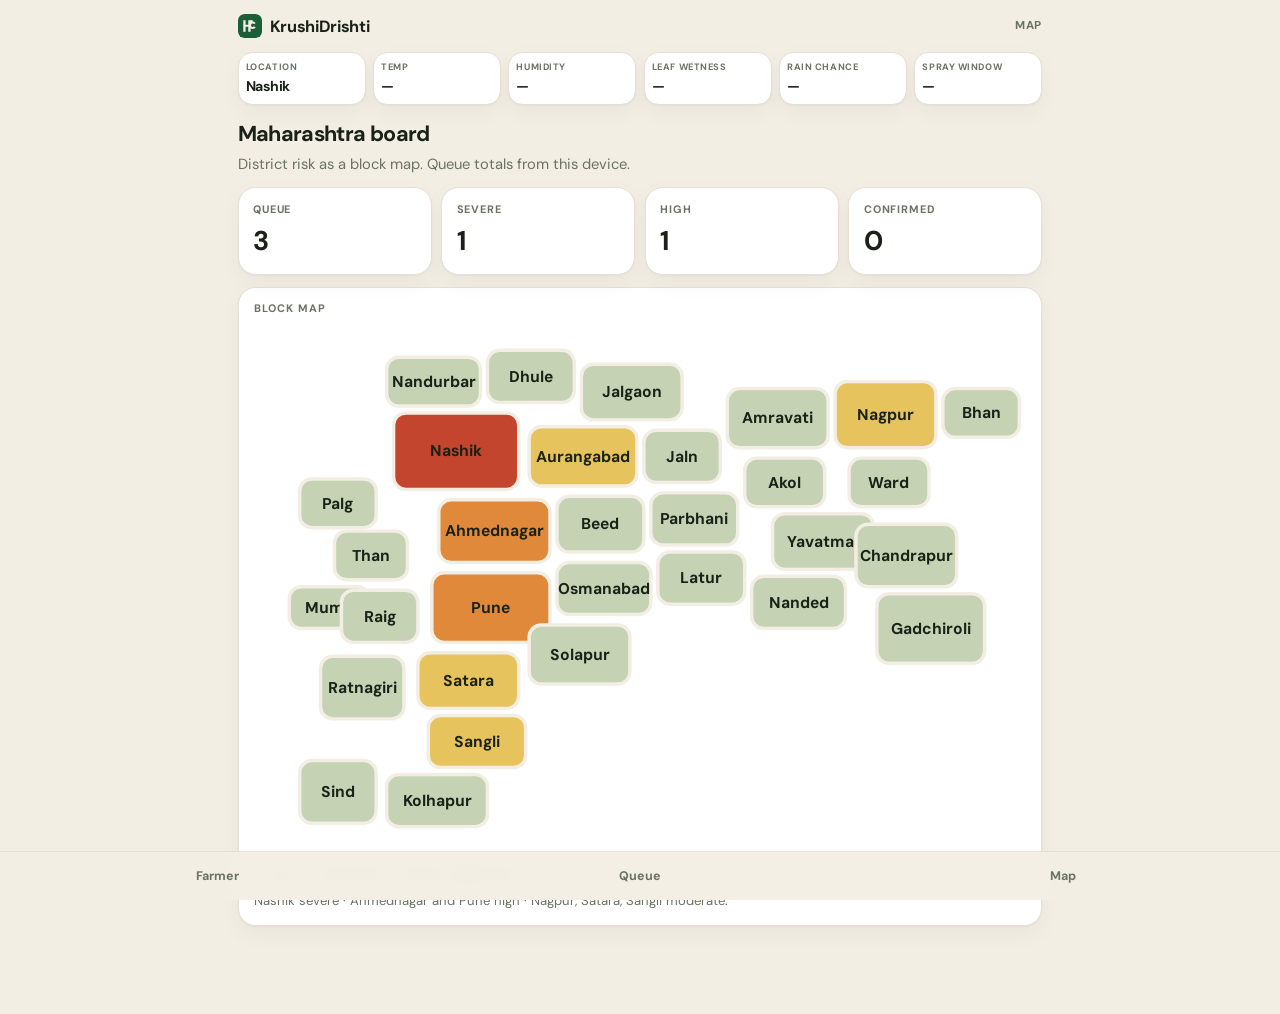
<file: dashboard/index.html>
<!DOCTYPE html>
<html lang="en">
<head>
  <meta charset="UTF-8" />
  <meta name="viewport" content="width=device-width, initial-scale=1, viewport-fit=cover" />
  <meta name="theme-color" content="#f3eee4" />
  <base href="../" />
  <title>KrushiDrishti — Map</title>
  <link rel="preconnect" href="https://fonts.googleapis.com" />
  <link rel="preconnect" href="https://fonts.gstatic.com" crossorigin />
  <link href="https://fonts.googleapis.com/css2?family=DM+Sans:ital,opsz,wght@0,9..40,400;0,9..40,500;0,9..40,600;0,9..40,700&display=swap" rel="stylesheet" />
  <link rel="stylesheet" href="style.css" />
</head>
<body>
  <main class="page wide">
    <header class="app-head">
      <a class="brand" href="./">
        <svg class="logo" viewBox="0 0 32 32" aria-hidden="true">
          <rect width="32" height="32" rx="8" fill="#1B5E38"/>
          <path fill="#F4EFE6" d="M7 8.2h3.1v6.2h3.6V8.2h3.1v15.6h-3.1V17H10.1v6.8H7V8.2zm12.4 1.9c2.05 0 3.4.85 4.05 2.15l-2.35 1.2c-.3-.55-.9-.9-1.7-.9-1.15 0-1.95.85-1.95 2.45s.8 2.45 1.95 2.45c.85 0 1.45-.4 1.75-1l2.4 1.15c-.7 1.4-2.1 2.3-4.15 2.3-3.15 0-5.2-2.2-5.2-5.9 0-3.7 2.1-5.9 5.2-5.9z"/>
        </svg>
        KrushiDrishti
      </a>
      <span class="page-tag">Map</span>
    </header>

    <section class="ops-strip" aria-label="Nashik field conditions">
      <div class="strip-item"><span class="k">Location</span><span id="wxPlace" class="v">Nashik</span></div>
      <div class="strip-item"><span class="k">Temp</span><span id="wxTemp" class="v">—</span></div>
      <div class="strip-item"><span class="k">Humidity</span><span id="wxHumidity" class="v">—</span></div>
      <div class="strip-item"><span class="k">Leaf wetness</span><span id="wxWet" class="v">—</span></div>
      <div class="strip-item"><span class="k">Rain chance</span><span id="wxRain" class="v">—</span></div>
      <div class="strip-item"><span class="k">Spray window</span><span id="wxSpray" class="v">—</span></div>
    </section>

    <header class="lede">
      <h1>Maharashtra board</h1>
      <p>District risk as a block map. Queue totals from this device.</p>
    </header>

    <section class="stats" aria-label="Operations totals">
      <article class="card stat-card">
        <span class="k">Queue</span>
        <span id="statQueue" class="v">0</span>
      </article>
      <article class="card stat-card">
        <span class="k">Severe</span>
        <span id="statSevere" class="v">0</span>
      </article>
      <article class="card stat-card">
        <span class="k">High</span>
        <span id="statHigh" class="v">0</span>
      </article>
      <article class="card stat-card">
        <span class="k">Confirmed</span>
        <span id="statConfirmed" class="v">0</span>
      </article>
    </section>

    <section class="card map-card">
      <h2>Block map</h2>
      <div id="blockMap"></div>
      <p class="legend">
        <span><i class="low"></i>Low</span>
        <span><i class="moderate"></i>Moderate</span>
        <span><i class="high"></i>High</span>
        <span><i class="severe"></i>Severe</span>
      </p>
      <p class="map-note">Nashik severe · Ahmednagar and Pune high · Nagpur, Satara, Sangli moderate.</p>
    </section>
  </main>

  <nav class="tabbar" aria-label="Primary">
    <a href="farmer/" data-route="farmer">Farmer</a>
    <a href="officer/" data-route="officer">Queue</a>
    <a href="dashboard/" data-route="dashboard">Map</a>
  </nav>

  <script src="shared.js"></script>
  <script src="weather.js"></script>
  <script src="dashboard.js"></script>
</body>
</html>
</file>
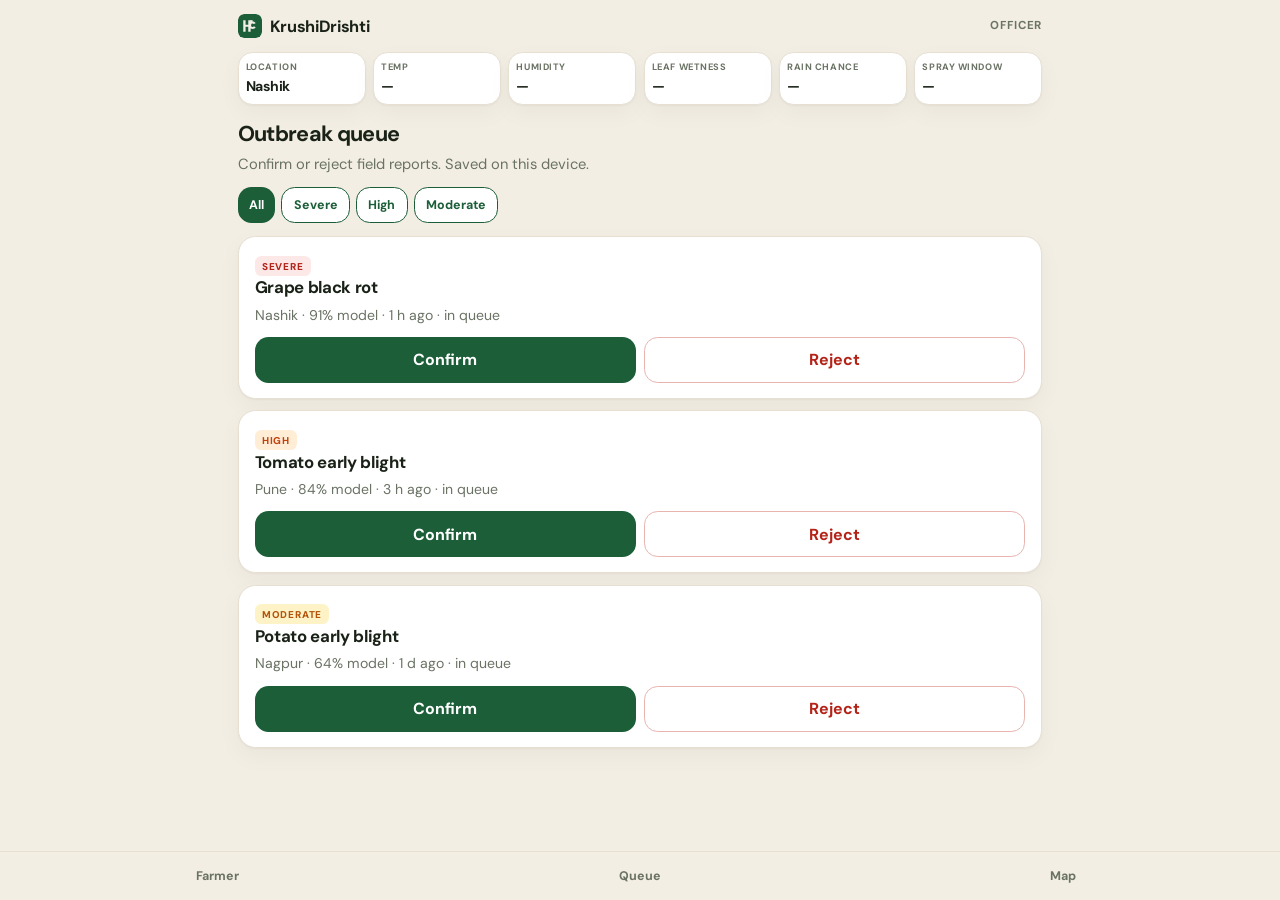
<file: officer/index.html>
<!DOCTYPE html>
<html lang="en">
<head>
  <meta charset="UTF-8" />
  <meta name="viewport" content="width=device-width, initial-scale=1, viewport-fit=cover" />
  <meta name="theme-color" content="#f3eee4" />
  <base href="../" />
  <title>KrushiDrishti — Outbreak queue</title>
  <link rel="preconnect" href="https://fonts.googleapis.com" />
  <link rel="preconnect" href="https://fonts.gstatic.com" crossorigin />
  <link href="https://fonts.googleapis.com/css2?family=DM+Sans:ital,opsz,wght@0,9..40,400;0,9..40,500;0,9..40,600;0,9..40,700&display=swap" rel="stylesheet" />
  <link rel="stylesheet" href="style.css" />
</head>
<body>
  <main class="page wide">
    <header class="app-head">
      <a class="brand" href="./">
        <svg class="logo" viewBox="0 0 32 32" aria-hidden="true">
          <rect width="32" height="32" rx="8" fill="#1B5E38"/>
          <path fill="#F4EFE6" d="M7 8.2h3.1v6.2h3.6V8.2h3.1v15.6h-3.1V17H10.1v6.8H7V8.2zm12.4 1.9c2.05 0 3.4.85 4.05 2.15l-2.35 1.2c-.3-.55-.9-.9-1.7-.9-1.15 0-1.95.85-1.95 2.45s.8 2.45 1.95 2.45c.85 0 1.45-.4 1.75-1l2.4 1.15c-.7 1.4-2.1 2.3-4.15 2.3-3.15 0-5.2-2.2-5.2-5.9 0-3.7 2.1-5.9 5.2-5.9z"/>
        </svg>
        KrushiDrishti
      </a>
      <span class="page-tag">Officer</span>
    </header>

    <section class="ops-strip" aria-label="Nashik field conditions">
      <div class="strip-item"><span class="k">Location</span><span id="wxPlace" class="v">Nashik</span></div>
      <div class="strip-item"><span class="k">Temp</span><span id="wxTemp" class="v">—</span></div>
      <div class="strip-item"><span class="k">Humidity</span><span id="wxHumidity" class="v">—</span></div>
      <div class="strip-item"><span class="k">Leaf wetness</span><span id="wxWet" class="v">—</span></div>
      <div class="strip-item"><span class="k">Rain chance</span><span id="wxRain" class="v">—</span></div>
      <div class="strip-item"><span class="k">Spray window</span><span id="wxSpray" class="v">—</span></div>
    </section>

    <header class="lede">
      <h1>Outbreak queue</h1>
      <p>Confirm or reject field reports. Saved on this device.</p>
    </header>

    <div class="filters" role="tablist" aria-label="Filter queue">
      <button type="button" data-filter="all">All</button>
      <button type="button" class="secondary" data-filter="severe">Severe</button>
      <button type="button" class="secondary" data-filter="high">High</button>
      <button type="button" class="secondary" data-filter="moderate">Moderate</button>
    </div>

    <section id="reportList" class="queue" aria-live="polite"></section>
  </main>

  <nav class="tabbar" aria-label="Primary">
    <a href="farmer/" data-route="farmer">Farmer</a>
    <a href="officer/" data-route="officer">Queue</a>
    <a href="dashboard/" data-route="dashboard">Map</a>
  </nav>

  <script src="shared.js"></script>
  <script src="weather.js"></script>
  <script src="officer.js"></script>
</body>
</html>
</file>
